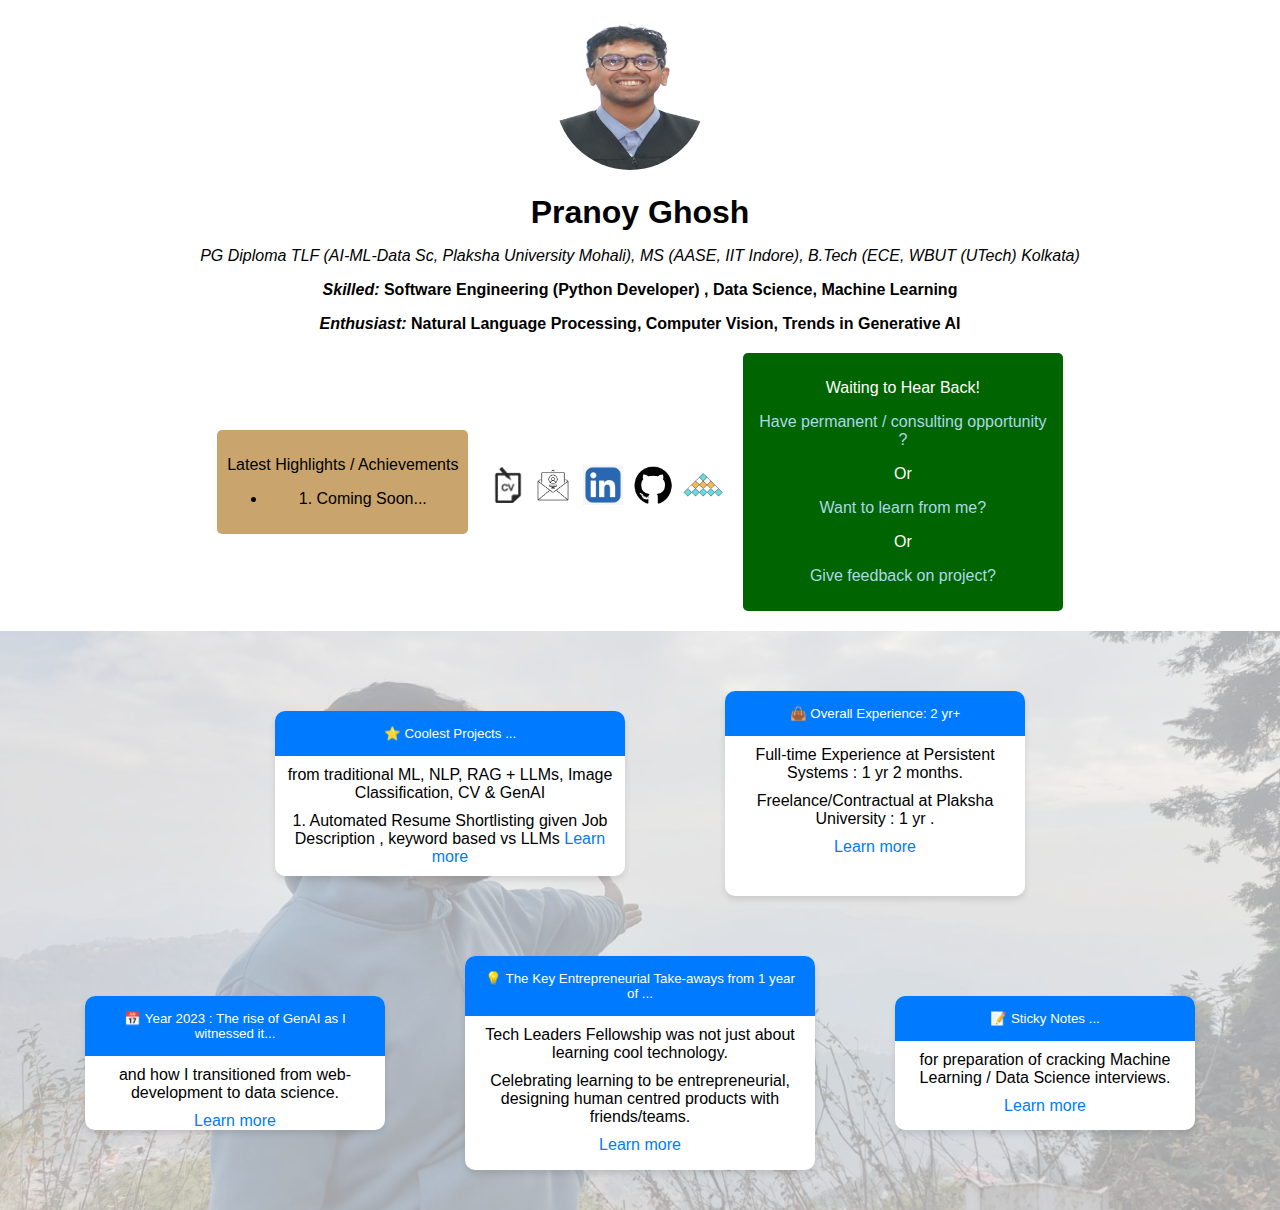
<file: index.html>
<!DOCTYPE html>
<html lang="en">
<head>
    <meta charset="UTF-8">
    <meta name="viewport" content="width=device-width, initial-scale=1.0">
    <title>My Portfolio</title>
    <link rel="stylesheet" href="styles.css">
    <style>
        /* Tooltip container */
        .tooltip {
            position: relative;
            display: inline-block;
        }

        /* Tooltip text */
        .tooltip .tooltiptext {
            visibility: hidden;
            width: 160px;
            background-color: black;
            color: #fff;
            text-align: center;
            border-radius: 5px;
            padding: 5px;
            position: absolute;
            z-index: 1;
            top: 125%; /* Position below the image */
            left: 50%;
            margin-left: -80px;
            opacity: 0;
            transition: opacity 0.3s;
        }

        /* Tooltip arrow */
        .tooltip .tooltiptext::after {
            content: "";
            position: absolute;
            bottom: 100%;
            left: 50%;
            margin-left: -5px;
            border-width: 5px;
            border-style: solid;
            border-color: black transparent transparent transparent;
        }

        /* Show the tooltip text when you mouse over the tooltip container */
        .tooltip:hover .tooltiptext {
            visibility: visible;
            opacity: 1;
        }

        /* Dark green rectangular box */
        .message-box {
            background-color: darkgreen;
            color: white;
            padding: 10px;
            border-radius: 5px;
            margin-left: 20px;
            max-width: 300px;
        }

	.message-box-yellow {
	    background-color: #c9a46c; /* or use the color code you want */
	    color: black;
	    padding: 10px;
	    border-radius: 5px;
	    margin-right: 20px;
	    max-width: 300px;
	}

        .message-box a {
            color: lightblue;
            text-decoration: none;
        }

        .message-box a:hover {
            text-decoration: underline;
        }

        .profile-container {
            display: flex;
            align-items: center;
            justify-content: center;
            margin-top: 20px;
        }

        .profile {
            margin-right: 20px;
        }

        .social-links {
            display: flex;
            gap: 10px;
            margin-top: 10px;
        }
    </style>
</head>
<body>
    <header>
            <div class="profile tooltip">
                <img src="pics/my-picture.jpg" alt="Pranoy Ghosh" class="profile-pic">
                <span class="tooltiptext">Pranoy Ghosh</span>
            </div>
                <div class="info">
            <h1>Pranoy Ghosh</h1>
            <p class="qualification"><i>PG Diploma TLF (AI-ML-Data Sc, Plaksha University Mohali), MS (AASE, IIT Indore), B.Tech (ECE, WBUT (UTech) Kolkata)</i></p>
            <p class="competency"><b><i>Skilled: </i>Software Engineering (Python Developer) , Data Science, Machine Learning </b></p>
            <p class="interest"><b><i>Enthusiast: </i> Natural Language Processing, Computer Vision, Trends in Generative AI </b></p>
        </div>
        <div class="profile-container">
            <div class="message-box-yellow">
                <p>Latest Highlights / Achievements</p>
                <ul>
                    <li>1. Coming Soon...</li>
                </ul>
            </div>
                        <div class="social-links">
                    <div class="latest-resume-coverletter">
            <a href="https://drive.google.com/file/d/1UJYgmWUU_FXxbd_WwQEYM94gIq3DkmIH/view?usp=drive_link" target="_blank" class="tooltip">
                <img src="pics/cv.png" alt="Download the latest resume.">
                <span class="tooltiptext">Download the latest resume.</span>
            </a>
            <a href="https://docs.google.com/document/d/1MIC834XeKZHJnQz62HYMT-IS8_kQrEouS3-I8fb9a60/edit?usp=sharing" target="_blank" class="tooltip">
                <img src="pics/cover_letter.png" alt="Download the latest cover letter.">
                <span class="tooltiptext">Download the latest cover letter.</span>
            </a>
        </div>
                <a href="https://www.linkedin.com/in/pranoy-ghosh-202706172/" target="_blank" class="tooltip">
                    <img src="pics/linkedin-logo.png" alt="LinkedIn">
                    <span class="tooltiptext">LinkedIn</span>
                </a>
                <a href="https://github.com/pranoyghosh35?tab=repositories" target="_blank" class="tooltip">
                    <img src="pics/github-logo.png" alt="GitHub">
                    <span class="tooltiptext">GitHub</span>
                </a>
                <a href="https://www.interviewbit.com/profile/pranoy-ghosh/" target="_blank" class="tooltip">
                    <img src="pics/interviewbit.png" alt="InterviewBit">
                    <span class="tooltiptext">InterviewBit</span>
                </a>
            </div>
            <div class="message-box">
                <p>Waiting to Hear Back!</p>
                <p><a href="mailto:pranoy.ghosh.tlp23@plaksha.edu.in?subject=Opportunity Alert" target="_blank">Have permanent / consulting opportunity ?</a></p>
                <p>Or</p>
                <p><a href="mailto:pranoy.ghosh.tlp23@plaksha.edu.in?subject=Tutoring Opportunity Alert" target="_blank">Want to learn from me?</a></p>
                <p>Or</p>
                <p><a href="mailto:pranoy.ghosh.tlp23@plaksha.edu.in?subject=Feedback Alert" target="_blank">Give feedback on project?</a></p>
            </div>
        </div>
    </header>
    <main>
        <div class="cards-container">
<div class="card1">
    <button class="toggle-btn" onclick="toggleContent(this)"> ⭐ Coolest Projects ...</button>
    <div class="card-content">
        <p> from traditional ML, NLP, RAG + LLMs, Image Classification, CV & GenAI </p>
        <p> 1. Automated Resume Shortlisting given Job Description , keyword based vs LLMs 
        <a href="https://drive.google.com/file/d/1e71yuB0Tdc9Rxn3A-30q74J7FMcnUhm6/view?usp=sharing" target="_blank">Learn more</a>
        </p>
    </div>
</div>
<div class="card2">
    <button class="toggle-btn" onclick="toggleContent(this)">👜 Overall Experience: 2 yr+</button>
    <div class="card-content">
        <p>Full-time Experience at Persistent Systems : 1 yr 2 months.</p>
        <p>Freelance/Contractual at Plaksha University : 1 yr .</p>
        <a href="https://experience-link.com" target="_blank">Learn more</a>
    </div>
</div>
<div class="card3">
    <button class="toggle-btn" onclick="toggleContent(this)">📅 Year 2023 : The rise of GenAI as I witnessed it...</button>
    <div class="card-content">
        <p>and how I transitioned from web-development to data science.</p>
        <a href="other_pages/oped.html" target="_blank">Learn more</a>
    </div>
</div>

<div class="card0">
    <button class="toggle-btn" onclick="toggleContent(this)">💡 The Key Entrepreneurial Take-aways from 1 year of ...</button>
    <div class="card-content" align="center">
        <p>Tech Leaders Fellowship was not just about learning cool technology.</p>
        <p>Celebrating learning to be entrepreneurial, designing human centred products
        with friends/teams.</p>
        <a href="other_pages/take-aways.html" target="_blank">Learn more</a>
    </div>
</div>

<div class="card4">
    <button class="toggle-btn" onclick="toggleContent(this)">📝 Sticky Notes ...</button>
    <div class="card-content">
        <p> for preparation of cracking Machine Learning / Data Science interviews.</p>
        <a href="other_pages/sticky-notes.html" target="_blank">Learn more</a>
    </div>
</div>

        </div>
    </main>
    <script src="script.js"></script>
</body>
</html>
</file>
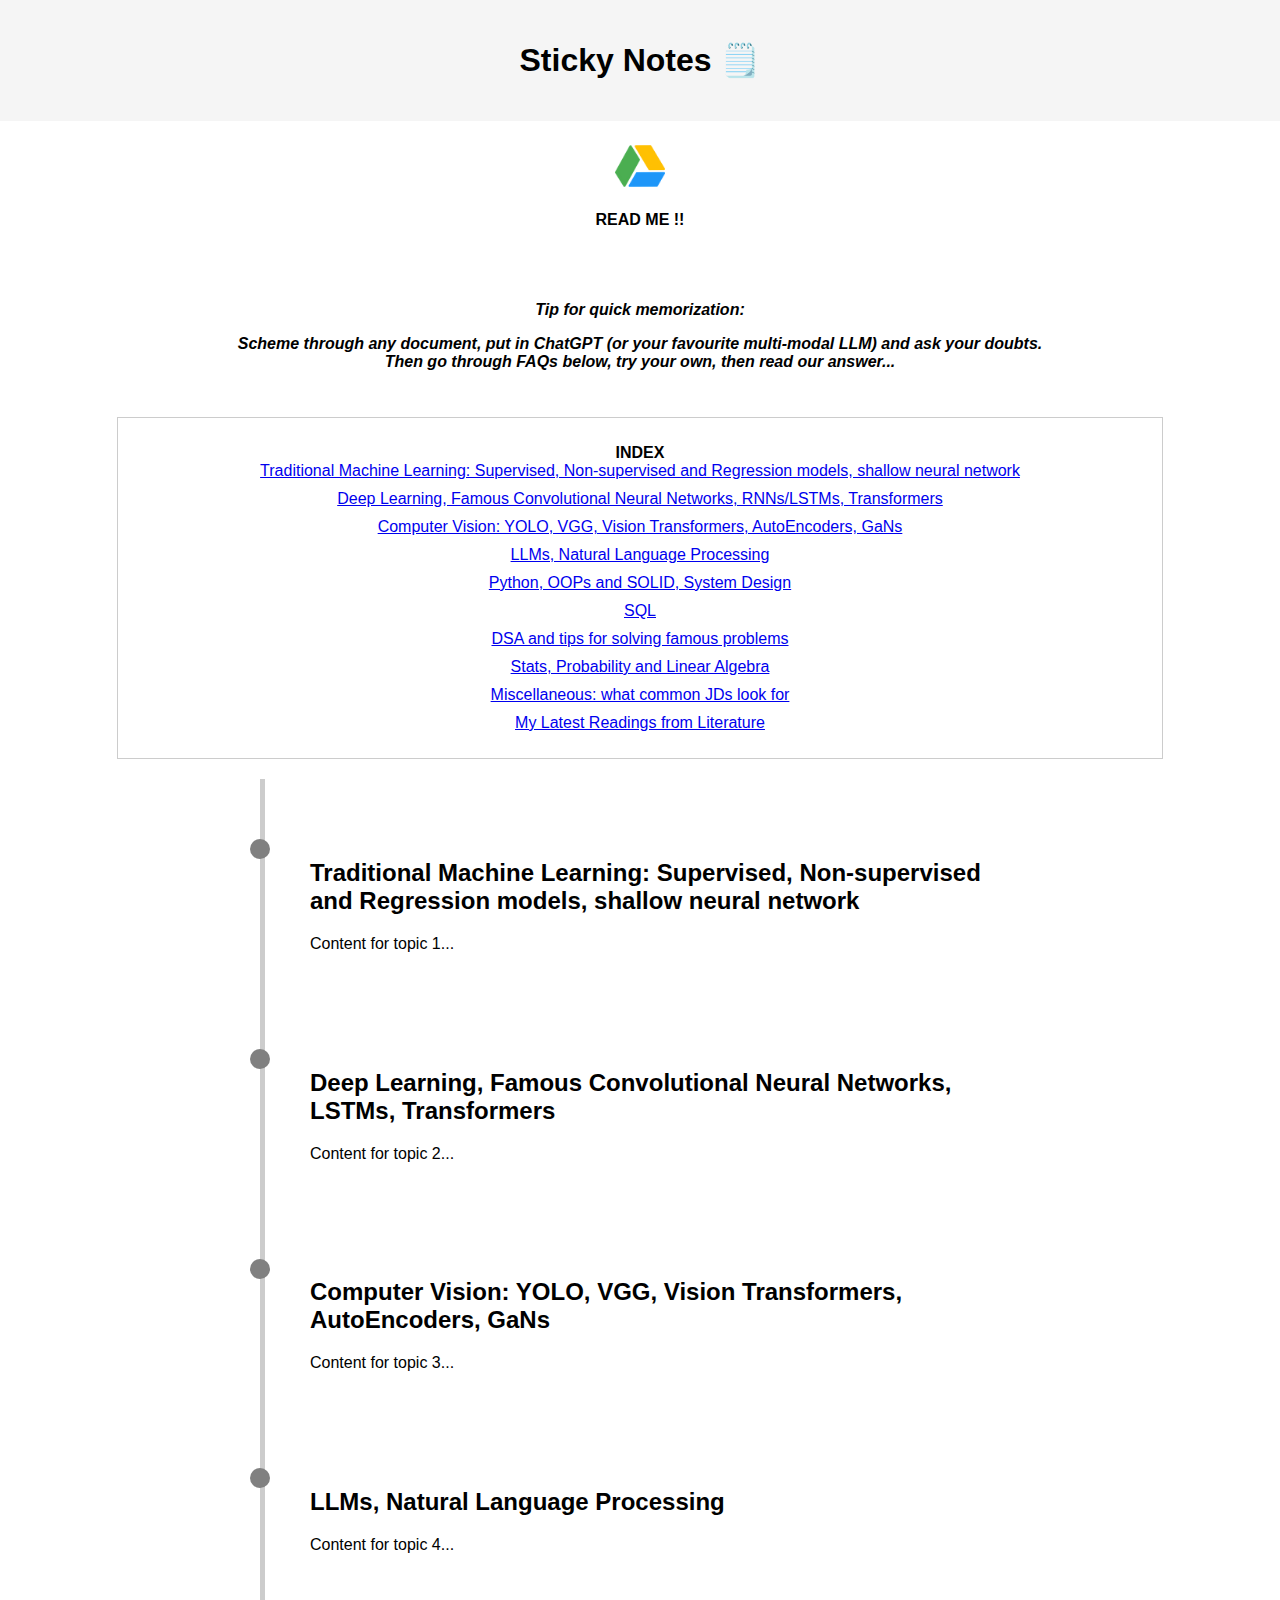
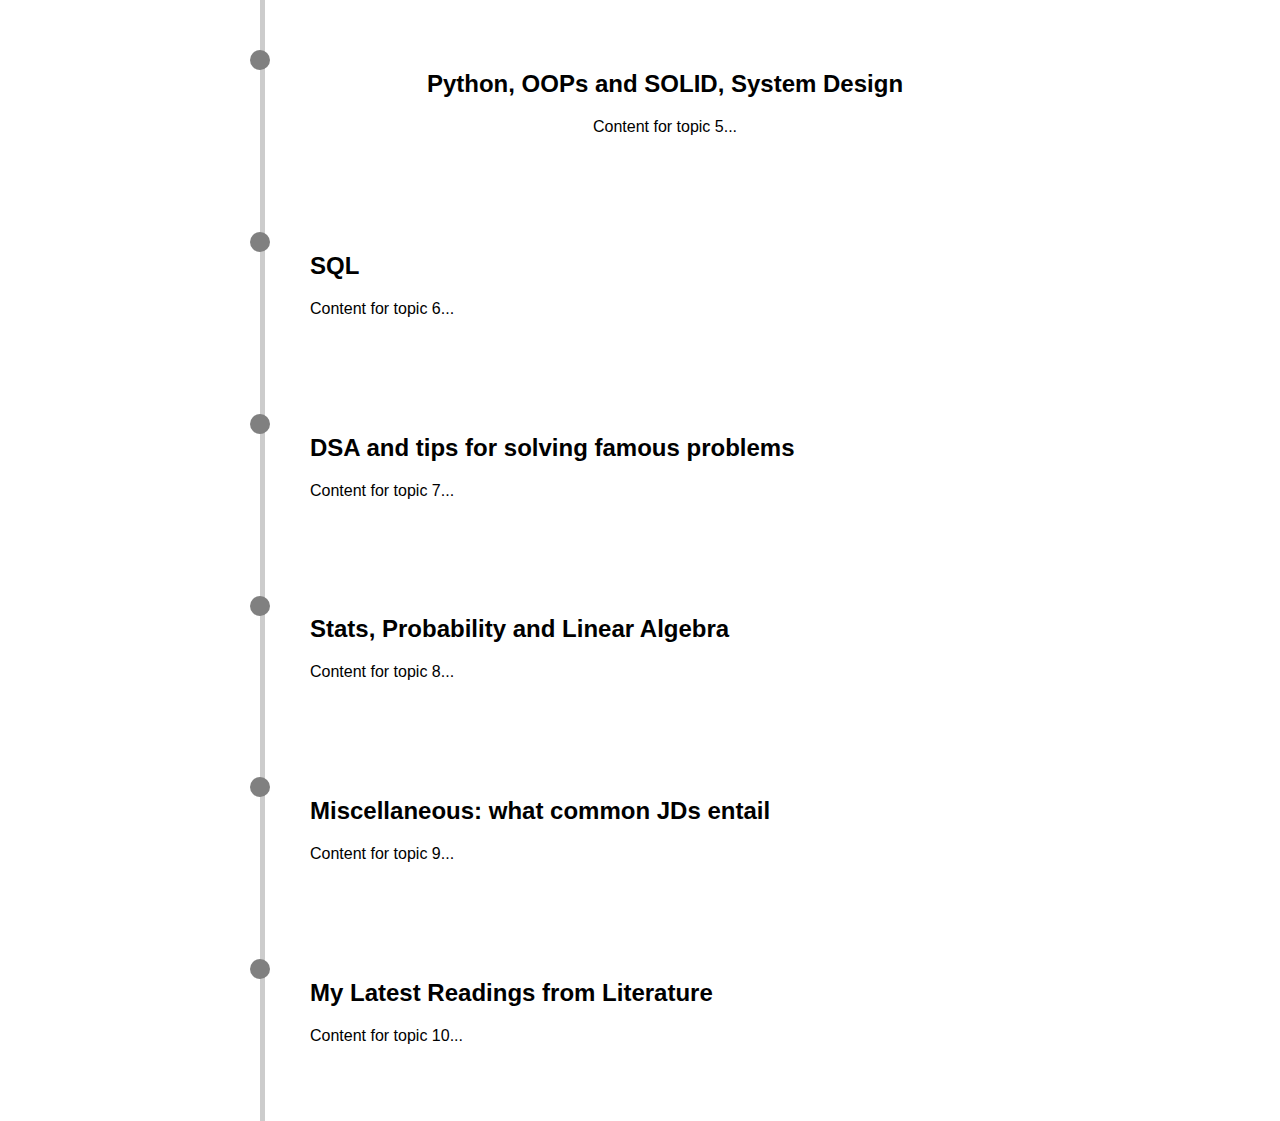
<file: other_pages/sticky-notes.html>
<!DOCTYPE html>
<html lang="en">
<head>
    <meta charset="UTF-8">
    <meta name="viewport" content="width=device-width, initial-scale=1.0">
    <title>Sticky Notes 🗒️</title>
    <link rel="stylesheet" href="styles.css">
    <style>
        #topic5 {
            text-align: center;
        }
        #topic5 img {
            display: block;
            margin: 0 auto;
            width: 400px; /* Set your desired width */
            height: 300px; /* Set your desired height */
        }
        .read-me {
            text-align: center;
            margin: 20px 0;
        }
        .read-me img {
            cursor: pointer;
            width: 50px; /* Set your desired width for the icon */
            height: auto;
        }
        .tip {
            text-align: center;
            font-weight: bold;
            font-style: italic;
            margin: 20px 0;
        }
    </style>
</head>
<body>
    <header>
        <h1>Sticky Notes 🗒️</h1>
    </header>
    
    <!-- READ ME Section -->
    <div class="read-me">
        <a href="https://drive.google.com/drive/folders/1lPo5cew9uLp3pVZx1vnaktYndxJO47vR?usp=sharing" target="_blank">
            <img src="drive-icon.png" alt="Drive Icon">
        </a>
        <p><strong>READ ME !!</strong></p>
    </div>
    <div class="tip">
        <p><strong><em>Tip for quick memorization:</em></strong></p>
        <p>Scheme through any document, put in ChatGPT (or your favourite multi-modal LLM) and ask your doubts.<br>Then go through FAQs below, try your own, then read our answer...</p>
    </div>

    <!-- Index Box -->
    <nav id="topic-index">
        <ul><b>INDEX</b>
            <li><a href="#topic1">Traditional Machine Learning: Supervised, Non-supervised and Regression models, shallow neural network</a></li>
            <li><a href="#topic2">Deep Learning, Famous Convolutional Neural Networks, RNNs/LSTMs, Transformers</a></li>
            <li><a href="#topic3">Computer Vision: YOLO, VGG, Vision Transformers, AutoEncoders, GaNs</a></li>
            <li><a href="#topic4">LLMs, Natural Language Processing</a></li>
            <li><a href="#topic5">Python, OOPs and SOLID, System Design</a></li>
            <li><a href="#topic6">SQL</a></li>
            <li><a href="#topic7">DSA and tips for solving famous problems</a></li>
            <li><a href="#topic8">Stats, Probability and Linear Algebra</a></li>
            <li><a href="#topic9">Miscellaneous: what common JDs look for</a></li>
            <li><a href="#topic10">My Latest Readings from Literature</a></li>
        </ul>
    </nav>
    
    <div class="scrolling-container">
        <div class="scroll-line"></div>
        <div class="topics">
            <section id="topic1">
                <h2>Traditional Machine Learning: Supervised, Non-supervised and Regression models, shallow neural network</h2>
                <p>Content for topic 1...</p>
            </section>
            <section id="topic2">
                <h2>Deep Learning, Famous Convolutional Neural Networks, LSTMs, Transformers</h2>
                <p>Content for topic 2...</p>
            </section>
            <section id="topic3">
                <h2>Computer Vision: YOLO, VGG, Vision Transformers, AutoEncoders, GaNs</h2>
                <p>Content for topic 3...</p>
            </section>
            <section id="topic4">
                <h2>LLMs, Natural Language Processing</h2>
                <p>Content for topic 4...</p>
            </section>
            <section id="topic5">
                <h2>Python, OOPs and SOLID, System Design</h2>
                <p>Content for topic 5...</p>
            </section>
            <section id="topic6">
                <h2>SQL</h2>
                <p>Content for topic 6...</p>
            </section>
            <section id="topic7">
                <h2>DSA and tips for solving famous problems</h2>
                <p>Content for topic 7...</p>
            </section>
            <section id="topic8">
                <h2>Stats, Probability and Linear Algebra</h2>
                <p>Content for topic 8...</p>
            </section>
            <section id="topic9">
                <h2>Miscellaneous: what common JDs entail</h2>
                <p>Content for topic 9...</p>
            </section>
            <section id="topic10">
                <h2>My Latest Readings from Literature</h2>
                <p>Content for topic 10...</p>
            </section>
        </div>
    </div>
    <script src="script.js"></script>
</body>
</html>
</file>
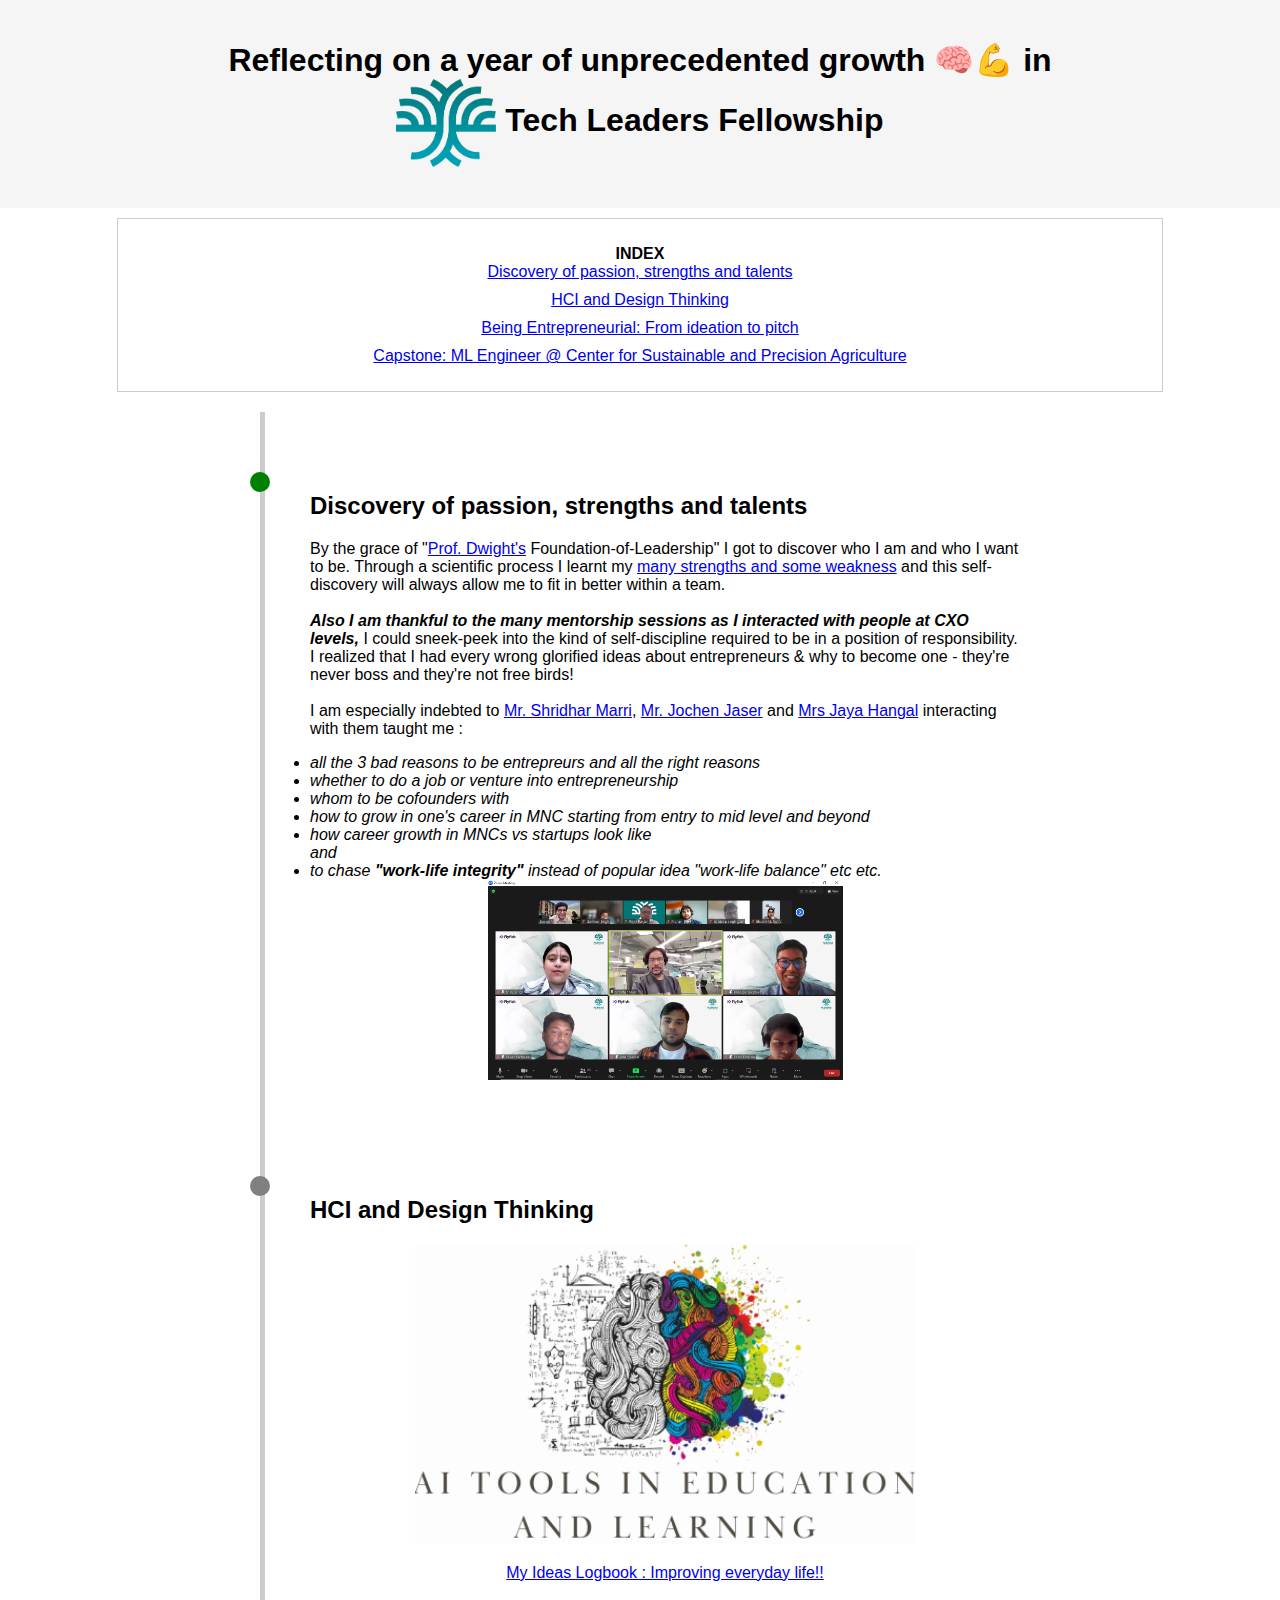
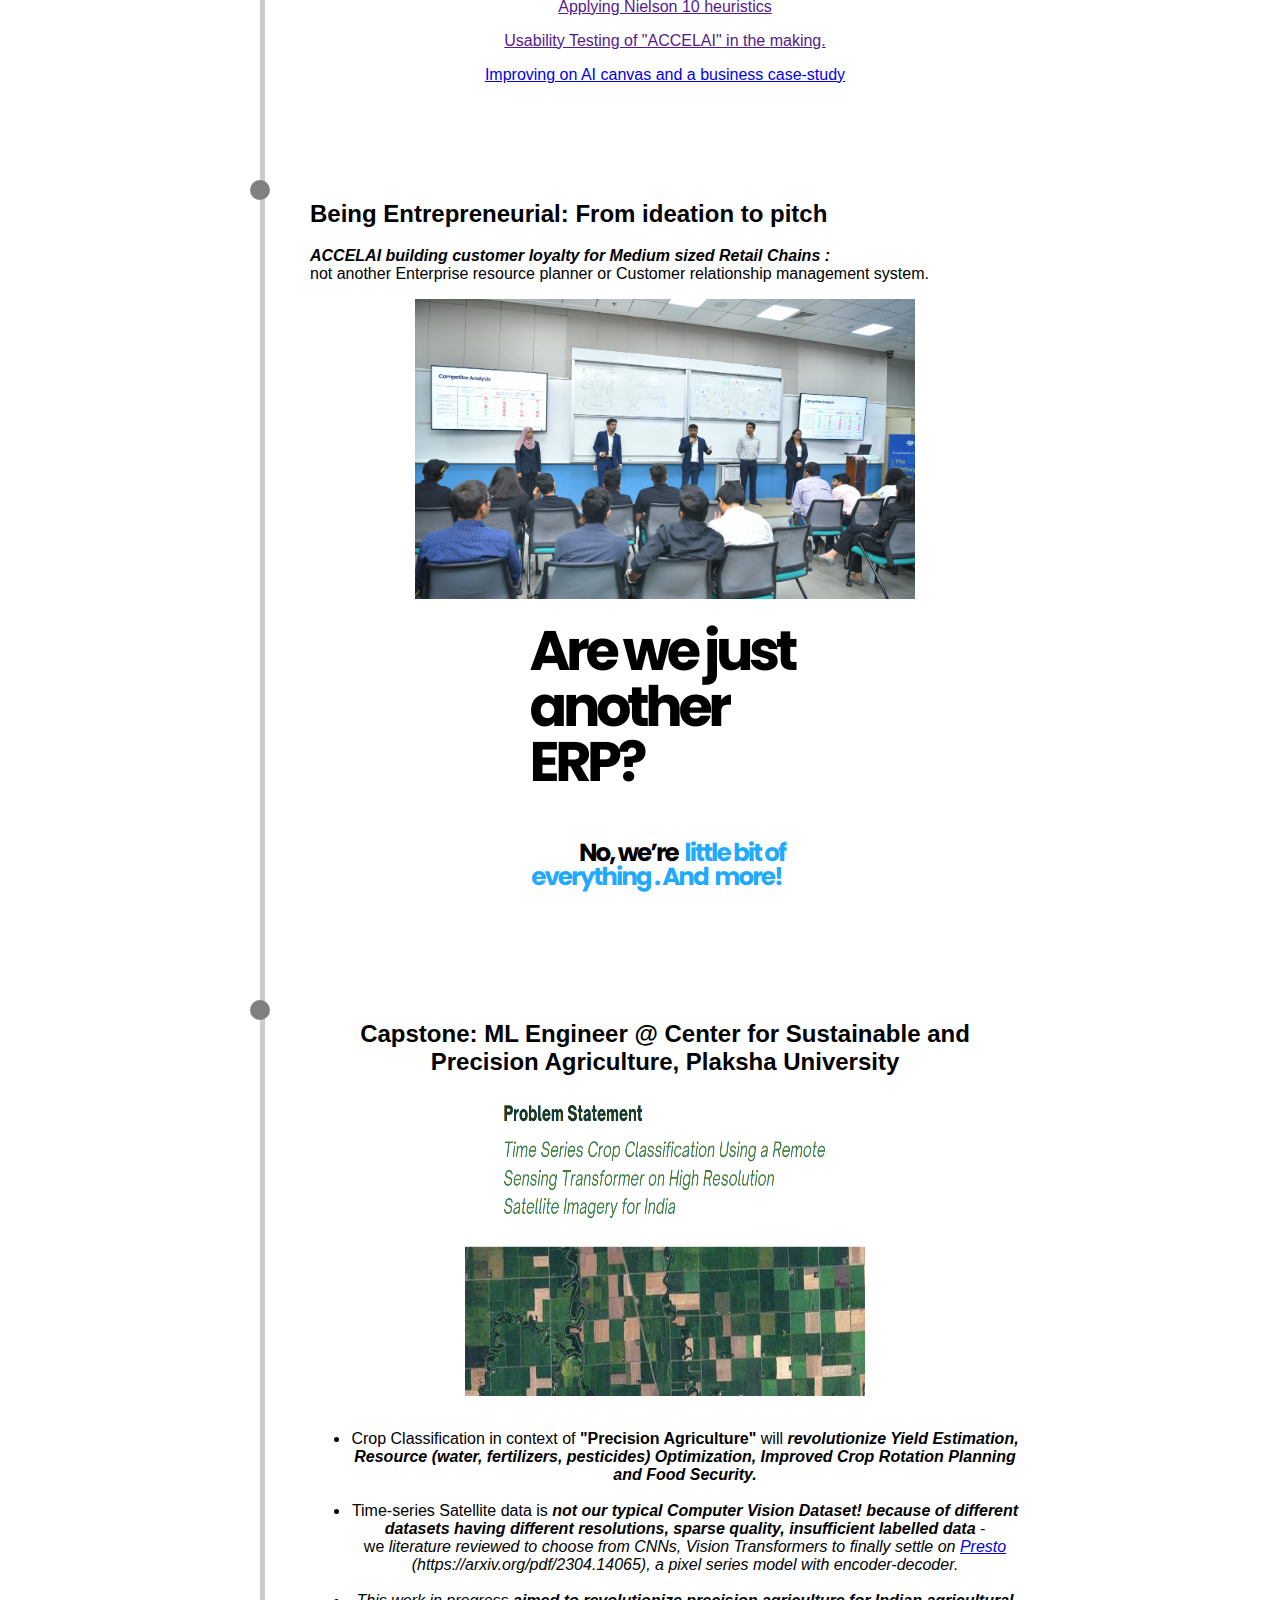
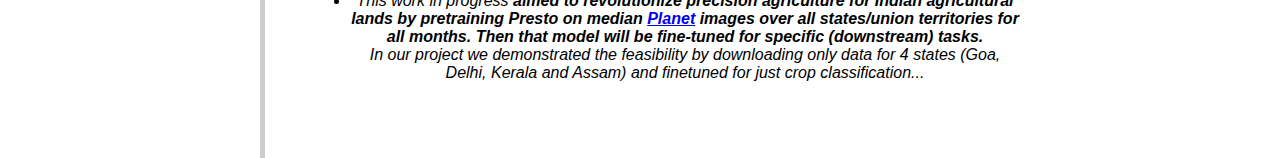
<file: other_pages/take-aways.html>
<!DOCTYPE html>
<html lang="en">
<head>
    <meta charset="UTF-8">
    <meta name="viewport" content="width=device-width, initial-scale=1.0">
    <title>Reflecting on a year of unprecedented growth 🧠💪 in Tech Leaders Fellowship</title>
    <link rel="stylesheet" href="styles.css">
        <style>

        .centered-image {
            display: block;
            margin-left: auto;
            margin-right: auto;
            width: 50%; /* Adjust percentage as needed */
            height: 50%; /* Adjust percentage as needed */
        }
        
        #topic5 {
            text-align: center;
        }
        #topic5 img {
            display: block;
            margin: 0 auto;
            width: 400px; /* Set your desired width */
            height: 300px; /* Set your desired height */
        }
        
        .image-container {
            text-align: center;
            margin: 40px 0;
        }

        .image-wrapper {
            position: relative;
            display: inline-block;
            width: 500px;  /* Fixed width */
            height: 300px; /* Fixed height */
        }

        .image-wrapper img {
            width: 100%;
            height: 100%;
            object-fit: cover; /* Ensure the image covers the box without stretching */
            display: block;
        }

        .image-wrapper .credit {
            display: none;
            position: absolute;
            bottom: 0;
            left: 0;
            right: 0;
            background-color: rgba(0, 0, 0, 0.7); /* Semi-transparent background */
            color: white;
            padding: 5px;
            font-size: 14px;
            text-align: center;
        }

        .image-wrapper:hover .credit {
            display: block;
        }
        
    </style>
</head>
<body>
    <header>
        <h1>Reflecting on a year of unprecedented growth 🧠💪 in <br> <img src="plaksha.png" alt="Plaksha Logo"> Tech Leaders Fellowship</h1>
    </header>
    <nav id="topic-index">
        <ul><b>INDEX</b>
            <li><a href="#topic1">Discovery of passion, strengths and talents</a></li>
            <li><a href="#topic3">HCI and Design Thinking</a></li>
            <li><a href="#topic4">Being Entrepreneurial: From ideation to pitch</a></li>
            <li><a href="#topic5">Capstone: ML Engineer @ Center for Sustainable and Precision Agriculture</a></li>
        </ul>
    </nav>
    <div class="scrolling-container">
        <div class="scroll-line"></div>
        <div class="topics">
            <section id="topic1">
                <h2>Discovery of passion, strengths and talents</h2>
                <p>By the grace of "<a href="https://www.linkedin.com/in/dwight-jaggard-92b89/">Prof. Dwight's</a> Foundation-of-Leadership" I got to discover who I am and who I want to be. Through a scientific process I learnt my <a href="https://www.linkedin.com/posts/pranoy-ghosh-202706172_talents-activity-7107128263197523970-6s-h?utm_source=share&utm_medium=member_desktop" target="_blank">many strengths and some weakness</a> and this self-discovery will always allow me to fit in better within a team.
                <br><br>
                <b><i>Also I am thankful to the many mentorship sessions as I interacted with people at CXO levels,</i></b> I could sneek-peek into the kind of self-discipline required to be in a position of responsibility. I realized that I had every wrong glorified ideas about entrepreneurs & why to become one - they're never boss and they're not free birds! <br><br> I am especially indebted to <a href="https://www.linkedin.com/in/shridhar-marri-233a02b/">Mr. Shridhar Marri</a>, <a href="https://www.linkedin.com/in/jochenjaser/">Mr. Jochen Jaser</a> and <a href="https://www.linkedin.com/in/jayahangal/">Mrs Jaya Hangal</a> interacting with them taught me :
                <br>
                <i>
  <li>all the 3 bad reasons to be entrepreurs and all the right reasons</li>
  <li>whether to do a job or venture into entrepreneurship</li> 
  <li>whom to be cofounders with</li>
  <li>how to grow in one's career in MNC starting from entry to mid level and beyond</li>
  <li>how career growth in MNCs vs startups look like </li>
  and <br>
  <li>to chase <b>"work-life  integrity"</b> instead of popular idea "work-life balance"  etc etc.</li>
  </i>
  <img src="eFireSideChat.png" alt="One such session: eFireside chat with Shridhar Mari" class="centered-image">
  </p>
            </section>

            <section id="topic3">
                <h2>HCI and Design Thinking</h2>
                <p>
                
                <center>
        <div class="image-wrapper">
        <a href="https://www.canva.com/design/DAGM9q6hyhY/HR-YetQplE1wg3TVvqeHIg/view?utm_content=DAGM9q6hyhY&utm_campaign=designshare&utm_medium=link&utm_source=editor" target="_blank">
                <img src="ai_tool_for_education.png" alt="Designing AI tool for education">
                <div class="credit">Designing AI tool for education through user feedback</div>
        </a>
        
        </div>
        <p>
        <a href="https://drive.google.com/file/d/1PlQNAnGBDG54LikwCD8oGNcXK3e_knln/view?usp=sharing" target="_blank"> My Ideas Logbook : Improving everyday life!! </a>
        </p>
        <p>
        <a href="" target=""> Applying Nielson 10 heuristics  </a>
        </p>
        </p>
                <p>
        <a href="" target=""> Usability Testing of "ACCELAI" in the making. </a>
        </p>
        <p>
        <a href="https://drive.google.com/file/d/14bWFLvUXvUiZMU2KXw-RNANWKAsMXBW9/view?usp=sharing" target="_blank"> Improving on AI canvas and a business case-study </a>
        </p>
</center>
                
                </p>
            </section>
            <section id="topic4">
                <h2>Being Entrepreneurial: From ideation to pitch</h2>
                <p> <b><i>ACCELAI building customer loyalty for Medium sized Retail Chains :</i></b> <br> not another Enterprise resource planner or Customer relationship management system.

<center>
        <div class="image-wrapper">
        <a href="https://drive.google.com/file/d/1SL74Ly8Mmf8TTnJ8w_f4pfdyc4DijoIA/view?usp=sharing" target="_blank">
                <img src="ecl.jpeg" alt="Pitch Day for AccelAI...click to know more about AccelAI.">
                <div class="credit">Pitch Day for AccelAI...click to know more about AccelAI.</div>
        </a>
        
        </div>
</center>

        </p>
<center>        
        <p>
                 <a href="https://www.canva.com/design/DAGM9i43Pwc/xDy3ddllKyegKRIdF0wwFg/view?utm_content=DAGM9i43Pwc&utm_campaign=designshare&utm_medium=link&utm_source=viewer" target="_blank">
                <img src="accelai_promo.png" alt="Slide deck.">
                
                </a>
</center>
        </p>

            </section>
<section id="topic5">
    <h2>Capstone: ML Engineer @ Center for Sustainable and Precision Agriculture, Plaksha University</h2>
        <a href="https://www.canva.com/design/DAGH8pxvAlo/PmQHxhz6V-XpLrUCUSLcmA/view?utm_content=DAGH8pxvAlo&utm_campaign=designshare&utm_medium=link&utm_source=viewer" target="_blank">
            <img src="capstone-ps.png" alt="Capstone Image">
        </a>
<ul>
<br>
    <li>Crop Classification in context of <b>"Precision Agriculture"</b> will <b><i>revolutionize Yield Estimation, Resource (water, fertilizers, pesticides) Optimization, Improved Crop Rotation Planning and Food Security.</b></i></li>
<br>    
    <li>Time-series Satellite data is <i><b>not our typical Computer Vision Dataset! because of different datasets having different resolutions, sparse quality, insufficient labelled data</b></i> - <br> we <i>literature reviewed to choose from CNNs, Vision Transformers to finally settle on <a href="https://neurips.cc/virtual/2023/76986" target="_blank">Presto</a> (<cite>https://arxiv.org/pdf/2304.14065</cite>), a pixel series model with encoder-decoder.<i></li>
<br>
    <li>This work in progress <b>aimed to revolutionize precision agriculture for Indian agricultural lands by pretraining Presto on median <a href="https://www.planet.com/" target="_blank">Planet</a> images  over all states/union territories for all months. Then that model will be fine-tuned for specific (downstream) tasks.</b><br> In our project <i>we demonstrated the feasibility by downloading only data for 4 states (Goa, Delhi, Kerala and Assam) and finetuned for just crop classification...</i></li>
</ul>
</section>

        </div>
    </div>
    <script src="script.js"></script>
</body>
</html>
</file>
<file: styles.css>
body {
    font-family: Arial, sans-serif;
    margin: 0;
    padding: 0;
    background: #f0f0f0;
}

header {
    text-align: center;
    padding: 20px;
    background-color: #fff;
}

.profile {
    display: flex;
    flex-direction: column;
    align-items: center;
}

.profile-pic {
    width: 150px;
    height: 150px;
    border-radius: 50%;
}

.social-links {
    display: flex;
    gap: 10px; /* Adjust the gap between logos as needed */
    justify-content: center;
}

.social-links img {
    width: 40px; /* Set the desired width */
    height: 40px; /* Set the desired height */
    object-fit: contain; /* Ensure the logos are contained within the specified dimensions */
}

.latest-resume-coverletter img {
    width: 40px; /* Set the desired width */
    height: 40px; /* Set the desired height */
    object-fit: contain; /* Ensure the logos are contained within the specified dimensions */
}

.info {
    margin-top: 20px;
}

.info h1 {
    font-size: 2em;
    margin: 0;
}

.qualification, {
    font-size: 1.2em;
    margin: 5px 0;
}

.cards-container {
    position: relative; /* Necessary for overlay positioning */
    display: flex;
    flex-wrap: wrap;
    justify-content: center;
    padding: 20px;
}

.cards-container::before {
    content: '';
    position: absolute;
    top: 0;
    left: 0;
    width: 100%;
    height: 100%;
    background-image: url('pics/background-texture.jpg'); /* Use your existing image path */
    background-size: cover; /* Stretch to fit the container */
    background-position: center; /* Center the image */
    background-repeat: no-repeat; /* Prevent the image from repeating */
    opacity: 0.3; /* Adjust opacity to create whitewash effect */
    z-index: -1; /* Place it behind the content */
}

.cards-container > * {
    position: relative; /* Ensure content stays above the overlay */
    z-index: 1;
}

.card0 {
    background-color: #fff;
    border-radius: 10px;
    box-shadow: 0 4px 6px rgba(0,0,0,0.1);
    margin: 20px;
    width: 350px;
    text-align: center;
    overflow: hidden;
}

.card1 {
    background-color: #fff;
    border-radius: 10px;
    box-shadow: 0 4px 6px rgba(0,0,0,0.1);
    margin: 60px;
    width: 350px;
    text-align: center;
    overflow: hidden;
}

.card4 {
    background-color: #fff;
    border-radius: 10px;
    box-shadow: 0 4px 6px rgba(0,0,0,0.1);
    margin: 60px;
    width: 300px;
    text-align: center;
    overflow: hidden;
}

.card2 {
    background-color: #fff;
    border-radius: 10px;
    box-shadow: 0 4px 6px rgba(0,0,0,0.1);
    margin: 40px;
    width: 300px;
    text-align: center;
    overflow: hidden;
}

.card3 {
    background-color: #fff;
    border-radius: 10px;
    box-shadow: 0 4px 6px rgba(0,0,0,0.1);
    margin: 60px;
    width: 300px;
    text-align: center;
    overflow: hidden;
}
.toggle-btn {
    background-color: #007BFF;
    color: white;
    border: none;
    padding: 15px;
    width: 100%;
    cursor: pointer;
}


.card-content p {
    margin: 10px 0;
}

.card-content a {
    color: #007BFF;
    text-decoration: none;
}

.card-content a:hover {
    text-decoration: underline;
}
</file>
<file: other_pages/styles.css>
body {
    font-family: Arial, sans-serif;
    margin: 0;
    padding: 0;
    display: flex;
    flex-direction: column;
    align-items: center;
    justify-content: flex-start;
}

header {
    text-align: center;
    padding: 20px;
    background-color: #f5f5f5;
    width: 100%;
}

header img {
    vertical-align: middle;
    width: 100px;
}

#topic-index {
    background-color: #fff;
    border: 1px solid #ccc;
    padding: 10px;
    margin-top: 10px;
    width: 80%;
    text-align: center;
}

#topic-index ul {
    list-style: none;
    padding: 0;
}

#topic-index li {
    margin-bottom: 10px;
}

.scrolling-container {
    display: flex;
    position: relative;
    width: 100%;
    max-width: 800px;
    margin-top: 20px;
}

.scroll-line {
    position: absolute;
    left: 20px;
    top: 0;
    bottom: 0;
    width: 5px;
    background-color: #ccc;
}

.topics {
    padding-left: 50px;
    width: 100%;
}

section {
    padding: 20px;
    margin: 40px 0;
    position: relative;
}

section::before {
    content: '';
    display: block;
    height: 20px;
    width: 20px;
    border-radius: 50%;
    background-color: grey;
    position: absolute;
    left: -40px;
    top: 20px;
}

section.active::before {
    background-color: green;
}
</file>
